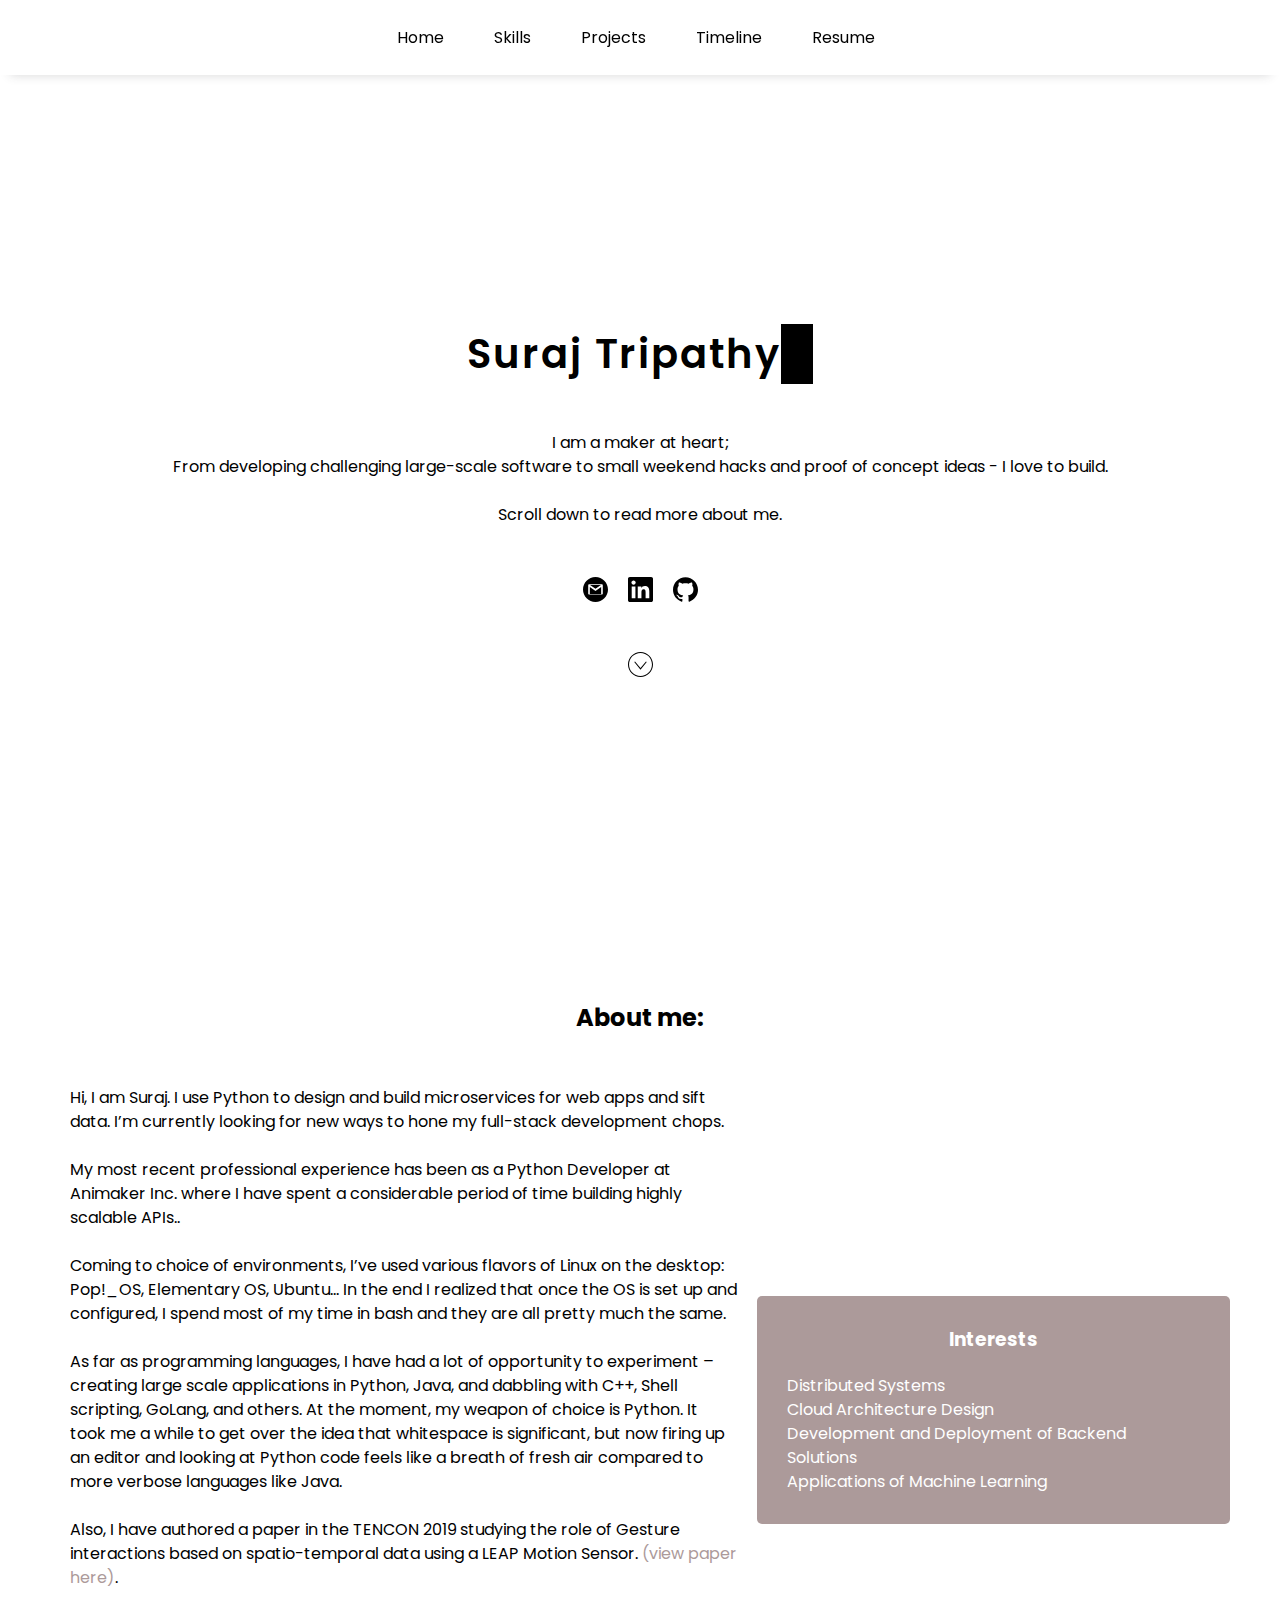
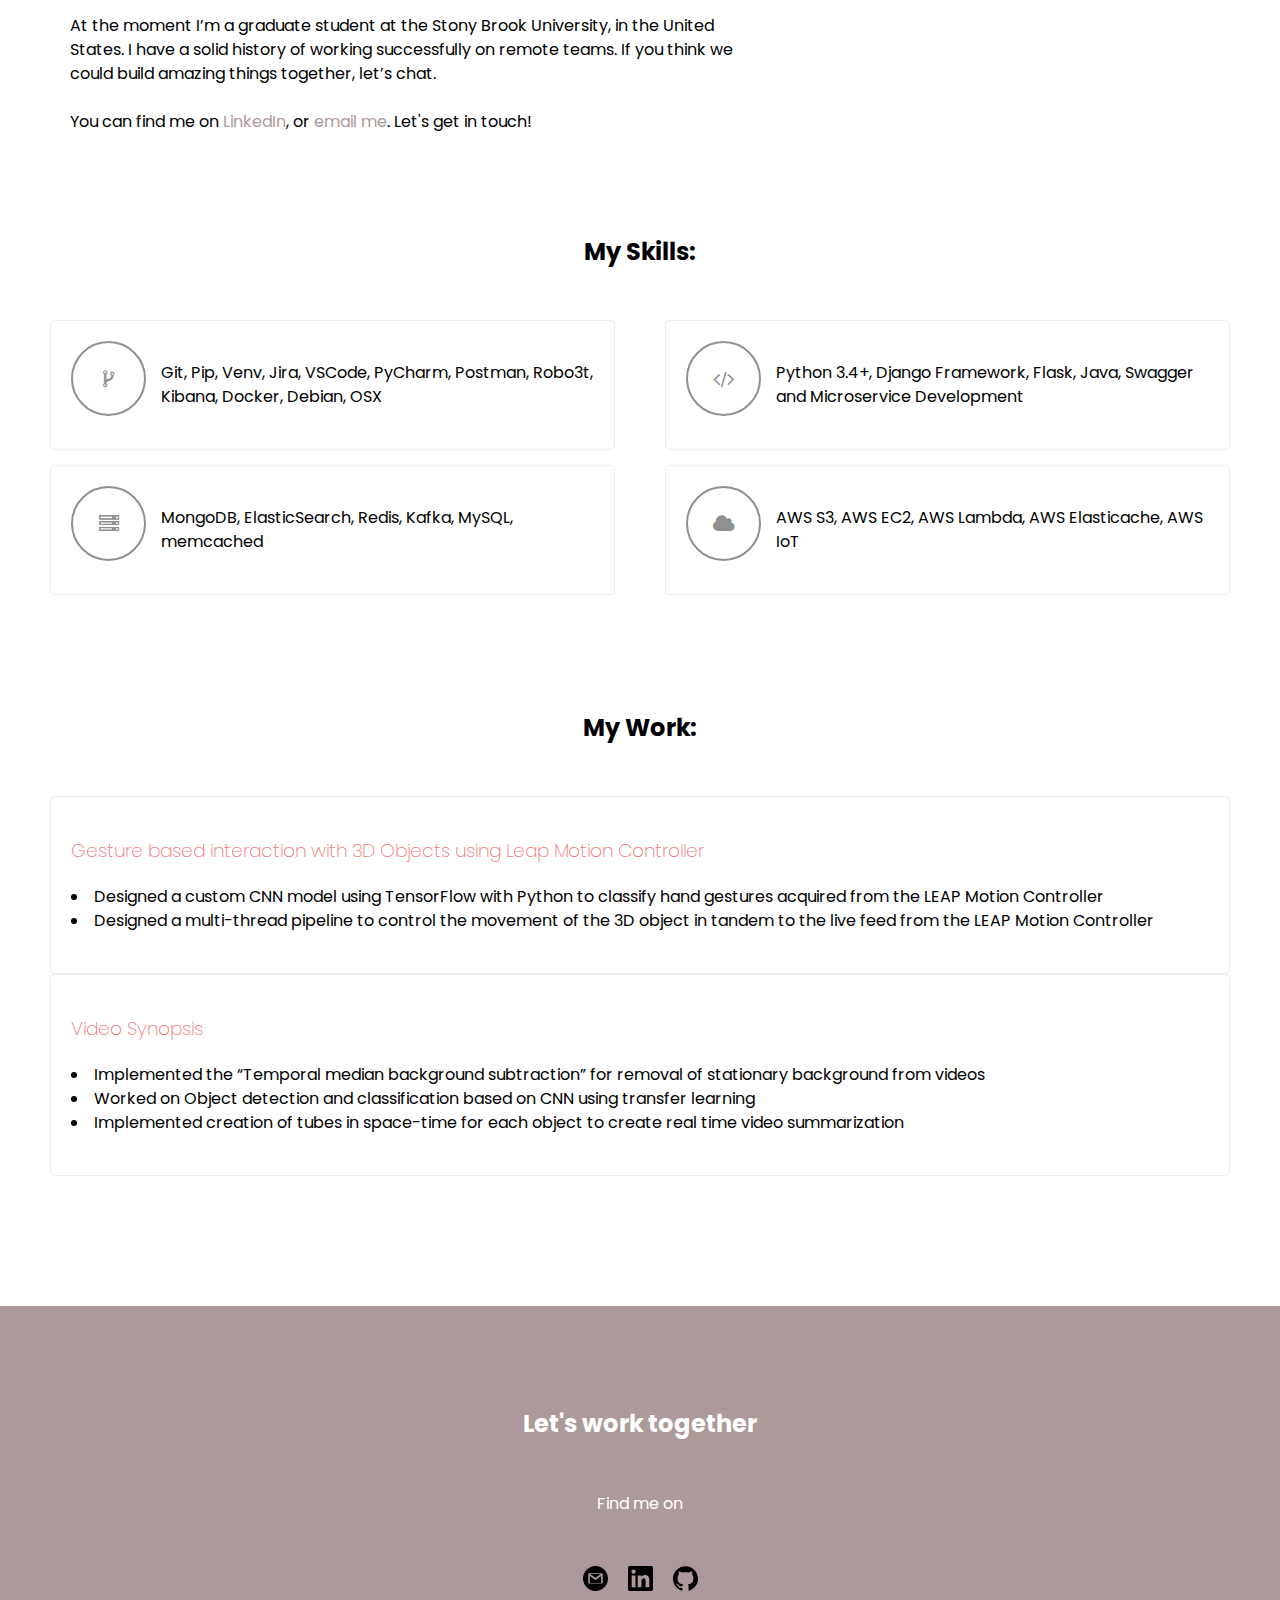
<file: index.html>
<!DOCTYPE html>
<html lang="en">
  
<head>
  <link rel="stylesheet" type="text/css" href="style.css">
  <link href="https://fonts.googleapis.com/css2?family=Poppins:wght@400;600&display=swap" rel="stylesheet">
  <link href="https://maxcdn.bootstrapcdn.com/font-awesome/4.7.0/css/font-awesome.min.css" rel="stylesheet" />
  <meta name="viewport" content="width=device-width, initial-scale=1">
  <meta name="description" content="A personal portfolio webpage created by Suraj Tripathy">
  <title>Suraj Tripathy</title>
</head>

<body>

<nav id="navbar" class="nav">
    <li>
      <a href="#welcome-section">
        <span class="code">&lt;</span>
        Home
        <span class="code">&#47;&gt;</span>
      </a>
    </li>
    <li>
      <a href="#skills">
        <span class="code">&lt;</span>
        Skills
        <span class="code">&#47;&gt;</span>
      </a>
    </li>
    <li>
      <a href="#projects">
        <span class="code">&lt;</span>
        Projects
        <span class="code">&#47;&gt;</span>
      </a>
    </li>
    <li>
      <a href="timeline.html#timeline">
        <span class="code">&lt;</span>
        Timeline
        <span class="code">&#47;&gt;</span>
      </a>
    </li>
    <li>
      <a href="./Tripathy_Suraj_.pdf">
        <span class="code">&lt;</span>
        Resume
        <span class="code">&#47;&gt;</span>
      </a>
    </li>
</nav>

<section id="welcome-section">
  <div>
    <div class="typewriter">
      <h1><a href="#">Suraj Tripathy</a></h1>
    </div>
    <div style="text-align: center;">
      <p>I am a maker at heart;</p> 
      <p>From developing challenging large-scale software to small weekend hacks and proof of concept ideas - I love to build.</p>
      <br>
      <p>Scroll down to read more about me.</p>
    </div>
    <div class="contact-links">
      <a href="mailto:​suraj.tripathy007@gmail.com" target="_blank" class="contact-details">
        <img src="images/iconmonstr-gmail-4.svg" alt="linkedin logo" class="contact-icon">
      </a>
      <a href="https://www.linkedin.com/in/suraj-tripathy/" target="_blank" class="contact-details">
        <img src="images/linkedin.svg" alt="linkedin logo" class="contact-icon">
      </a>
      <a href="https://github.com/surajtripathy" target="_blank" class="contact-details">
        <img src="images/github.svg" alt="github logo" class="contact-icon">
      </a>
    </div>
    <div class="contact-links"> 
      <a href="#about">
        <img src="images/iconmonstr-angel-down-circle-thin.svg" alt="github logo" class="contact-icon">
      </a>
    </div>
  </div>
</section>

<section id="about">
  <h2>About me:</h2>
  <div id="about-container">
    <div id="my-story">
      <p>Hi, I am Suraj. I use Python to design and build microservices for web apps and sift data. I’m currently looking for new ways to hone my full-stack development chops.</p>
      <br>
      <p>My most recent professional experience has been as a Python Developer at Animaker Inc. where I have spent a considerable period of time building highly scalable APIs..</p>
      <br>
      <p>Coming to choice of environments, I’ve used various flavors of Linux on the desktop: Pop!_OS, Elementary OS, Ubuntu… In the end I realized that once the OS is set up and configured, I spend most of my time in bash and they are all pretty much the same. </p>
      <br>
      <p>As far as programming languages, I have had a lot of opportunity to experiment – creating large scale applications in Python, Java, and dabbling with C++, Shell scripting, GoLang, and others. At the moment, my weapon of choice is Python. It took me a while to get over the idea that whitespace is significant, but now firing up an editor and looking at Python code feels like a breath of fresh air compared to more verbose languages like Java.</p>
      <br>
      <p>Also, I have authored a paper in the TENCON 2019 studying the role of Gesture interactions based on spatio-temporal data using a LEAP Motion Sensor. <a style="color: #ac9a9a;" href=https://ieeexplore.ieee.org/document/8929637 onmouseover="this.style.textDecoration='underline';" 
        onmouseout="this.style.textDecoration='none';">(view paper here)</a>.</p>
      <br>
      <p>At the moment I’m a graduate student at the Stony Brook University, in the United States. I have a solid history of working successfully on remote teams. If you think we could build amazing things together, let’s chat.</p>
      <br>
      <p>You can find me on <a style="color: #ac9a9a;" href="https://www.linkedin.com/in/suraj-tripathy/" onmouseover="this.style.textDecoration='underline';" 
        onmouseout="this.style.textDecoration='none';">LinkedIn</a>, or <a style="color: #ac9a9a;" href="https://www.linkedin.com/in/suraj-tripathy/" onmouseover="this.style.textDecoration='underline';" 
        onmouseout="this.style.textDecoration='none';">email me</a>.

        Let's get in touch!</p>
    </div>
    <div id="interests-list">
      <h3>Interests</h3>
        <li>Distributed Systems</li>
        <li>Cloud Architecture Design</li>
        <li>Development and Deployment of Backend Solutions</li>
        <li>Applications of Machine Learning</li>
    </div>
  </div>
</section>

<section id="skills">
  <h2>My Skills:</h2>
  <div>
    <div class="projects-grid">
      <div class="skill_card">
        <div class="sosial-links">
          <a href="#fakelink"><i class="fa fa-code-fork"></i></a>
        </div>
        <div class="desc">
          <p>Git, Pip, Venv, Jira, VSCode, PyCharm, Postman, Robo3t, Kibana, Docker, Debian, OSX</p>
        </div>
      </div>
      <div class="skill_card">
        <div class="sosial-links">
          <a href="#fakelink"><i class="fa fa-code"></i></a>
        </div>
        <div class="desc">
          <p>Python 3.4+, Django Framework, Flask, Java, Swagger and Microservice Development</p>
        </div>
      </div>
    </div>
    <div class="projects-grid">
      <div class="skill_card">
        <div class="sosial-links">
          <a href="#fakelink"><i class="fa fa-server"></i></a>
        </div>
        <div class="desc">
          <p>MongoDB, ElasticSearch, Redis, Kafka, MySQL, memcached</p>
        </div>
      </div>
      <div class="skill_card">
        <div class="sosial-links">
          <a href="#fakelink"><i class="fa fa-cloud"></i></a>
        </div>
        <div class="desc">
          <p>AWS S3, AWS EC2, AWS Lambda, AWS Elasticache, AWS IoT</p>
        </div>
      </div>
    </div>
  </div>
</section>

<section id="projects">
  <h2>My Work:</h2>

  <div>
    <div class="card">
      <div class="desc">
        <h3 class="project-tile">
          <a href="#fakelink">Gesture based interaction with 3D Objects using Leap Motion Controller</a>
        </h3>
        <ul>
          <li>Designed a custom CNN model using TensorFlow with Python to classify hand gestures acquired from the LEAP Motion Controller
          </li>
          <li>Designed a multi-thread pipeline to control the movement of the 3D object in tandem to the live feed from the LEAP Motion Controller
          </li>
        </ul>
      </div>
    </div>

    <div class="card">
      <div class="desc">
        <h3 class="project-tile">
          <a href="#fakelink">Video Synopsis</a>
        </h3>
        <ul>
          <li>Implemented the “Temporal median background subtraction” for removal of stationary background from videos</li>
          <li>Worked on Object detection and classification based on CNN using transfer learning</li>
          <li>Implemented creation of tubes in space-time for each object to create real time video summarization</li>
        </ul>
      </div>
    </div>
  </div>
</section>

<section id="contact">
  <h2>Let's work together</h2>
  <p>Find me on</p>
  <div class="contact-links">
    <a href="mailto:​suraj.tripathy007@gmail.com" target="_blank" class="contact-details">
      <img src="images/iconmonstr-gmail-4.svg" alt="linkedin logo" class="contact-icon">
    </a>
    <a href="https://www.linkedin.com/in/suraj-tripathy/" target="_blank" class="contact-details">
      <img src="images/linkedin.svg" alt="linkedin logo" class="contact-icon">
    </a>
    <a href="https://github.com/surajtripathy" target="_blank" class="contact-details">
      <img src="images/github.svg" alt="github logo" class="contact-icon">
    </a>
  </div>
</section>



</body>
</html>
</file>
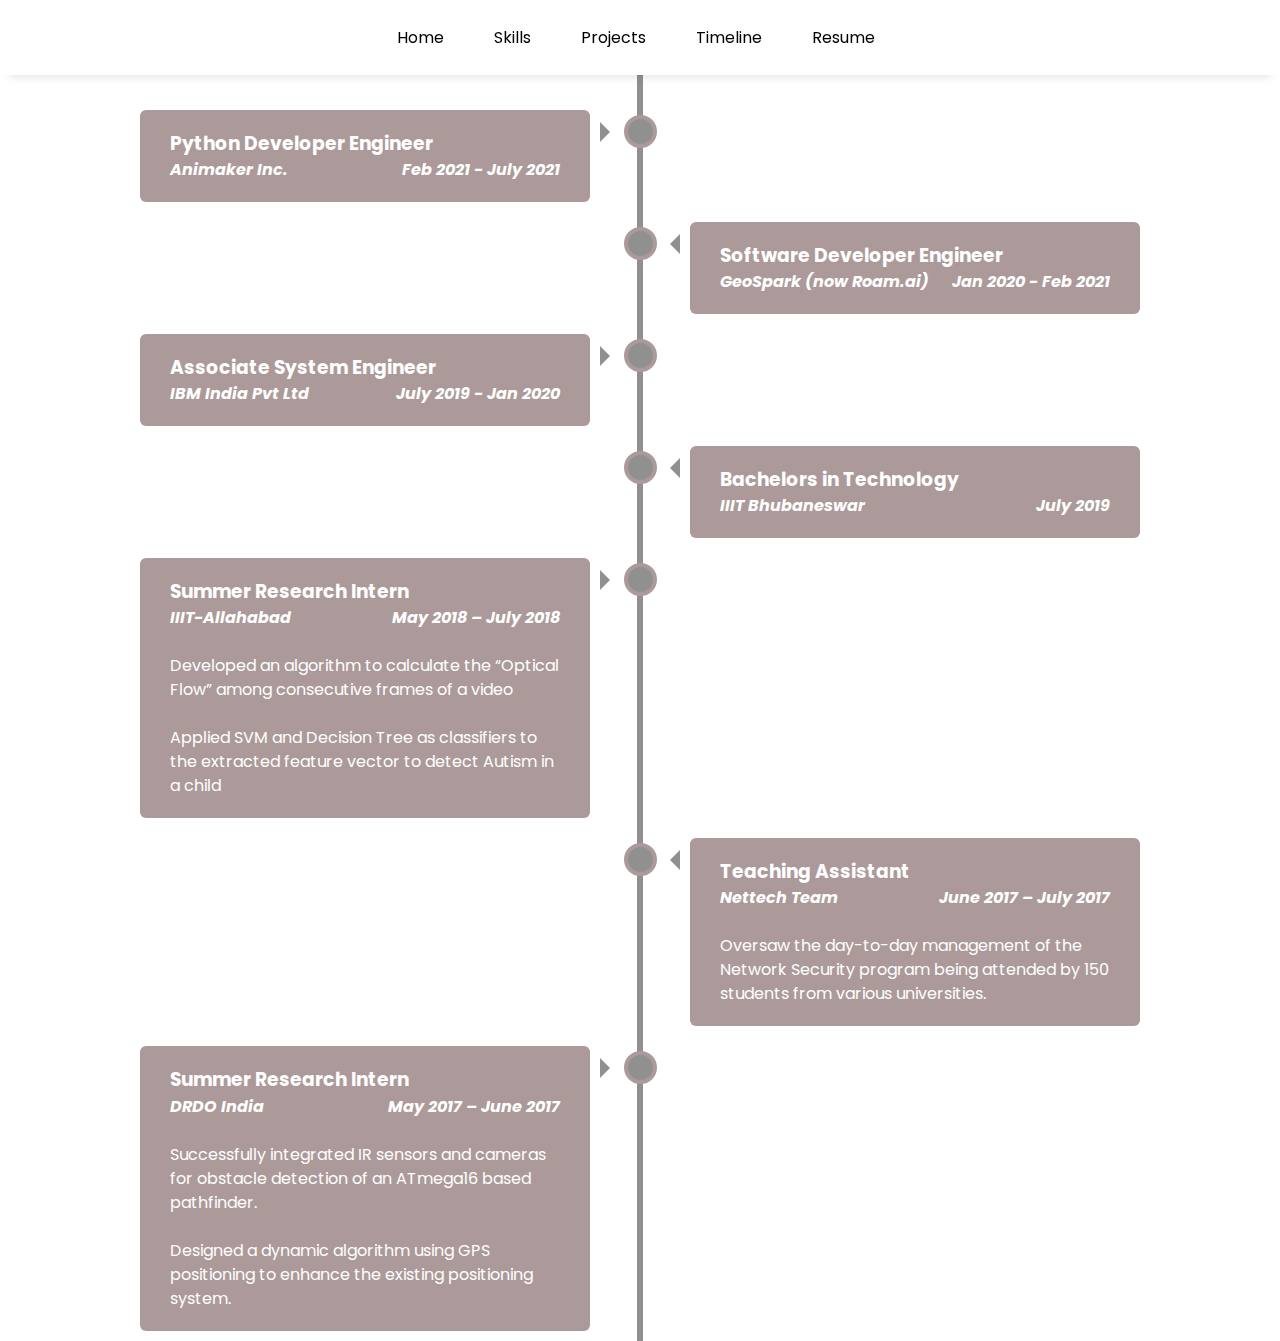
<file: timeline.html>
<!DOCTYPE html>
<html lang="en">
  
<head>
  <link rel="stylesheet" type="text/css" href="style.css">
  <link href="https://fonts.googleapis.com/css2?family=Poppins:wght@400;600&display=swap" rel="stylesheet">
  <link href="https://maxcdn.bootstrapcdn.com/font-awesome/4.7.0/css/font-awesome.min.css" rel="stylesheet" />
  <meta name="viewport" content="width=device-width, initial-scale=1">
  <meta name="description" content="A personal portfolio webpage created by Suraj Tripathy">
  <title>Suraj Tripathy</title>
</head>

<body>

<nav id="navbar" class="nav">
    <li>
      <a href="index.html#welcome-section">
        <span class="code">&lt;</span>
        Home
        <span class="code">&#47;&gt;</span>
      </a>
    </li>
    <li>
      <a href="index.html#skills">
        <span class="code">&lt;</span>
        Skills
        <span class="code">&#47;&gt;</span>
      </a>
    </li>
    <li>
      <a href="index.html#projects">
        <span class="code">&lt;</span>
        Projects
        <span class="code">&#47;&gt;</span>
      </a>
    </li>
    <li>
        <a href="#timeline">
          <span class="code">&lt;</span>
          Timeline
          <span class="code">&#47;&gt;</span>
        </a>
      </li>
    <li>
        <a href="./Tripathy_Suraj_.pdf">
          <span class="code">&lt;</span>
          Resume
          <span class="code">&#47;&gt;</span>
        </a>
      </li>
</nav>


<section id="timeline">
    <div class="timeline">
      <div class="container left">
        <div class="content">
            <h3>Python Developer Engineer</h3>
            <h4 style="font-style: italic;">Animaker Inc.<span style="float:right;">Feb 2021 - July 2021</span></h4>
            <p></p>
        </div>
      </div>
      <div class="container right">
        <div class="content">
            <h3>Software Developer Engineer</h3>
            <h4 style="font-style: italic;">GeoSpark (now Roam.ai)<span style="float:right;">Jan 2020 - Feb 2021</span></h4>
            <p></p>
        </div>
      </div>
        <div class="container left">
        <div class="content">
            <h3>Associate System Engineer</h3>
            <h4 style="font-style: italic;">IBM India Pvt Ltd<span style="float:right;">July 2019 - Jan 2020</span></h4>
            <p></p>
        </div>
      </div>
        <div class="container right">
        <div class="content">
            <h3>Bachelors in Technology </h3>
            <h4 style="font-style: italic;">IIIT Bhubaneswar<span style="float:right;">July 2019</span></h4>
            <p></p>
        </div>
      </div>
      <div class="container left">
        <div class="content">
            <h3>Summer Research Intern</h3>
            <h4 style="font-style: italic;">IIIT-Allahabad<span style="float:right;">May 2018 – July 2018</span></h4>
            <br>
            <p>Developed an algorithm to calculate the “Optical Flow” among consecutive frames of a video</p>
            <br>
            <p>Applied SVM and Decision Tree as classifiers to the extracted feature vector to detect Autism in a child</p>
        </div>
      </div>
        <div class="container right">
        <div class="content">
            <h3>Teaching Assistant</h3>
            <h4 style="font-style: italic;">Nettech Team<span style="float:right;">June 2017 – July 2017</span></h4>
            <br>
            <p>Oversaw the day-to-day management of the Network Security program being attended by 150 students from various universities.</p>
        </div>
      </div>
      <div class="container left">
        <div class="content">
            <h3>Summer Research Intern</h3>
            <h4 style="font-style: italic;">DRDO India<span style="float:right;">May 2017 – June 2017</span></h4>
            <br>
            <p>Successfully integrated IR sensors and cameras for obstacle detection of an ATmega16 based pathfinder. </p>
            <br>
            <p>Designed a dynamic algorithm using GPS positioning to enhance the existing positioning system.</p>
        </div>
      </div>
    </div>
  </section>
</file>
<file: style.css>
* {
  margin: 0;
  padding: 0;
  box-sizing: border-box;
}

html {
  box-sizing: border-box;
  font-size: 10px;
}

body {
  font-size: 1.6rem;
  line-height: 1.5;
  font-family: Poppins;
  color: #000;
  overflow-x: hidden;
}

h1 {
  font-size: 7rem;
  font-weight: 600;
  margin: 8rem 0 2rem 0;
}

@media (max-width: 650px){
  h1 {
    font-size: 5rem;
  }
}

h2 {
  margin-bottom: 5rem;
}

li {
  list-style: none;
}

a {
  color: #000;
  text-decoration: none;
}

img {
  max-width: 100%;
  height: auto;
  display: block;
}

/* Navigation */

.nav {
  display: flex;
  justify-content: center;
  align-items: center;
  position: fixed;
  top: 0;
  width: 100%;
  min-height: 75px;
  background-color: #fff;
  box-shadow: 0 1rem 1rem -1rem rgba(55, 56, 58, 0.2);
  z-index: 10;
}

nav > ul {
  display: flex;
  flex-direction: row;
  justify-content: space-around;
}

nav li {
  padding: 0px 0.8rem;
}

nav .code {
  color: white;
  transition: color 0.3s ease-out;
}

nav a:hover .code {
  color: #F2797B;
}

/* Welcome section */

#welcome-section {
  margin: 0;
  display: flex;
  flex-direction: row;
  justify-content: space-around;
  align-items: center;
  height: 100vh;
}

@media (max-width: 1000px) {
  #welcome-section {
    text-align: center;
    margin-top: 10rem;
    display: flex;
    flex-direction: column;
    justify-content: center;
    align-items: center;
  }
}

.welcome-img  {
  margin-top: 8rem;
  width: 580px;
  height: auto;
}

#mobile-only {
  display: none;
}

@media (max-width: 850px){
  #desktop-only {
    display: none;
  }
  
  #mobile-only {
    display: initial;
    width: 450px;
    height: auto;
  }
}

#subheading {
  font-size: 5rem;
  font-weight: 600;
  margin: 2rem 0;
}

#subheading span {
  color: #F2797B;
}

@media (max-width: 650px){
  #subheading {
    font-size: 4rem;
  }
}

/* About section */

#about {
  padding: 10rem 5rem 0rem 5rem;
}

#about h2 {
  text-align: center;
}

#about-container {
  display: flex;
  flex-direction: row;
  justify-content: space-around;
  align-items: center;
}

@media (max-width: 850px) {
  #about-container {
    width: 100%;
    display: flex;
    flex-direction: column;
    align-items: center;
    text-align: center;
  }
}

#my-story {
  width: 60%;
  padding: 0 2rem;
}

#interests-list {
  background-color: #ac9a9a;
  color: #fff;
  padding: 3rem;
  border-radius: 5px;
}

@media (max-width: 850px) {
  #my-story {
    width: 100%;
    margin-bottom: 5rem;
  }
  
  #interests-list {
    margin: auto;
  }
}

#interests-list > h3 {
  text-align: center;
  padding-bottom: 2rem;
}

/* Projects section */

#projects {
  padding: 10rem 5rem 10rem 5rem;
  text-align: center;
}

#projects > p {
  margin-bottom: 5rem;
}

.projects-grid {
  display: grid;
  grid-template-columns: repeat(auto-fit, minmax(350px, 1fr));
  grid-gap: 5rem;
  margin: 1.5rem auto;
}

@media (max-width: 400px) {
  .projects-grid {
    grid-template-columns: 1fr;
    margin: 0 auto;
  }
}

#skills {
  padding: 10rem 5rem 0rem 5rem;
  text-align: center;
}

#skills > p {
  margin-bottom: 5rem;
}

.skills-grid {
  display: grid;
  grid-template-columns: repeat(auto-fit, minmax(350px, 1fr));
  grid-gap: 5rem;
  margin: 1.5rem auto;
}

@media (max-width: 400px) {
  .skills-grid {
    grid-template-columns: 1fr;
    margin: 0 auto;
  }
}


.card {
  position: relative;
  padding-bottom: 2rem;
  border: 1px solid rgba(217, 217, 217, 0.5);
  border-radius: 5px;
}

.card:hover {
  box-shadow: 0 0 2rem -0.7rem #D9D9D9;
  border: 1px solid #D9D9D9;
}

.skill_card {
  position: relative;
  padding-top: 2rem;
  padding-bottom: 2rem;
  padding-left: 2rem;
  border: 1px solid rgba(217, 217, 217, 0.5);
  border-radius: 5px;
}

.skill_card:hover {
  box-shadow: 0 0 2rem -0.7rem #D9D9D9;
  border: 1px solid #D9D9D9;
}

.desc {
  padding: 2rem;
  text-align: left;
}

.project-tile {
  margin: 2rem 0 2rem 0;
}

.project-tile > a {
  color: #F2797B;
  font-weight: 200;
}

/* Contact section */

#contact {
  margin-top: 3rem;
  padding: 10rem 5rem;
  text-align: center;
  background-color: #ac9a9a;
  color: #fff;
}

.contact-icon {
  width: 2.5rem;
  padding: 0;
  
}

.contact-links {
  display: flex;
  justify-content: center;
  width: 100%;
  margin-top: 4rem;
  flex-wrap: wrap;
}

.contact-details {
  display: flex;
  flex-direction: row;
  align-items: center;
  justify-content: center;
  color: #ac9a9a;
  padding: 1rem;
}


.contact-details:hover .contact-icon {
  filter: invert(83%) sepia(39%) saturate(6798%) hue-rotate(308deg) brightness(92%) contrast(107%);
}

.contact-details:hover {
  color: #F2797B;
}

/* Footer */

footer {
  text-align: center;
  padding: 2rem 0;
  background-color: #ac9a9a;
  color: #fff;
}

.heart::before {
  content: '\2665';
  color: #F2797B;
  font-size: 1.6rem;
}

footer .code {
  color: #F2797B;
}

/* Text Selection Color */


::-moz-selection { /* Code for Firefox */
  color: #fff;
  background: #02A1A3;
}

::selection {
  color: #fff;
  background: #02A1A3;
}

/* Name Typewriter Animation */

.typewriter {
  display: block;
  width: max-content;
  text-align: center;
  align-items: center;
  margin: auto;
  padding: 20px 0;
}

.typewriter h1 {
  display: inline-block;
  overflow: hidden;
  letter-spacing: 2px;
  white-space: nowrap;
  font-size: 2.5em;
  border-right: 0.8em solid;
  box-sizing: border-box;
  animation: typing 2s steps(16, end), blink 1s step-end infinite;
}

.typewriter h1 a {
  text-decoration: none;
}

@keyframes typing {
  from {
      width: 0%;
  }
  to {
      width: 100%;
  }
}

@keyframes blink {
  from, to {
      border-color: rgba(0, 0, 0, 0.596);
  }
  50% {
      border-color: transparent;
  }
}

.sosial-links a{
  text-align:center;
	float: left;
	width: 75px;
	height: 75px;
	border: 2px solid #909090;
	border-radius: 100%;
	margin-right: 15px; /*space between*/
    display: flex;
    align-items: flex-start;
    transition: all 0.4s;
    -webkit-transition: all 0.4s;
} 
.sosial-links a i{
	font-size: 20px;
    align-self:center;
	color: #909090;
    transition: all 0.4s;
    -webkit-transition: all 0.4s;
    margin: 0 auto;
}
.sosial-links a i::before{
  display:inline-block;
  text-decoration:none;
}
.sosial-links a:hover{
  background: rgba(0,0,0,0.2);
}
.sosial-links a:hover i{
  color:#3498db;
}

ul >li {
  display: list-item;
  list-style-type: disc;
  list-style-position: inside;
}


 .timeline {
  position: relative;
  max-width: 1200px;
  margin: 0 auto;
  padding: 10rem 5rem 0rem 5rem;
  color: #fff;
}

/* The actual timeline (the vertical ruler) */
.timeline::after {
  content: '';
  position: absolute;
  width: 6px;
  background-color: #909090;
  top: 0;
  bottom: 0;
  left: 50%;
  margin-left: -3px;
}

/* Container around content */
.container {
  padding: 10px 50px;
  position: relative;
  background-color: #fff;
  width: 50%;
}

/* The circles on the timeline */
.container::after {
  content: '';
  position: absolute;
  width: 25px;
  height: 25px;
  right: -17px;
  background-color: #909090;
  border: 4px solid #ac9a9a;
  top: 15px;
  border-radius: 50%;
  z-index: 1;
}

/* Place the container to the left */
.left {
  left: 0;
}

/* Place the container to the right */
.right {
  left: 50%;
}

/* Add arrows to the left container (pointing right) */
.left::before {
  content: " ";
  height: 0;
  position: absolute;
  top: 22px;
  width: 0;
  z-index: 1;
  right: 30px;
  border: medium solid #909090;
  border-width: 10px 0 10px 10px;
  border-color: transparent transparent transparent #909090;
}

/* Add arrows to the right container (pointing left) */
.right::before {
  content: " ";
  height: 0;
  position: absolute;
  top: 22px;
  width: 0;
  z-index: 1;
  left: 30px;
  border: medium solid #909090;
  border-width: 10px 10px 10px 0;
  border-color: transparent #909090 transparent transparent;
}

/* Fix the circle for containers on the right side */
.right::after {
  left: -16px;
}

/* The actual content */
.content {
  padding: 20px 30px;
  background-color: #ac9a9a;
  position: relative;
  border-radius: 6px;
}

/* Media queries - Responsive timeline on screens less than 600px wide */
@media screen and (max-width: 600px) {
/* Place the timelime to the left */
  .timeline::after {
    left: 31px;
  }

/* Full-width containers */
  .container {
    width: 100%;
    padding-left: 70px;
    padding-right: 25px;
  }

/* Make sure that all arrows are pointing leftwards */
  .container::before {
    left: 60px;
    border: medium solid #909090;
    border-width: 10px 10px 10px 0;
    border-color: transparent #909090 transparent transparent;
  }

/* Make sure all circles are at the same spot */
  .left::after, .right::after {
    left: 15px;
  }

/* Make all right containers behave like the left ones */
  .right {
    left: 0%;
  }
}
</file>
